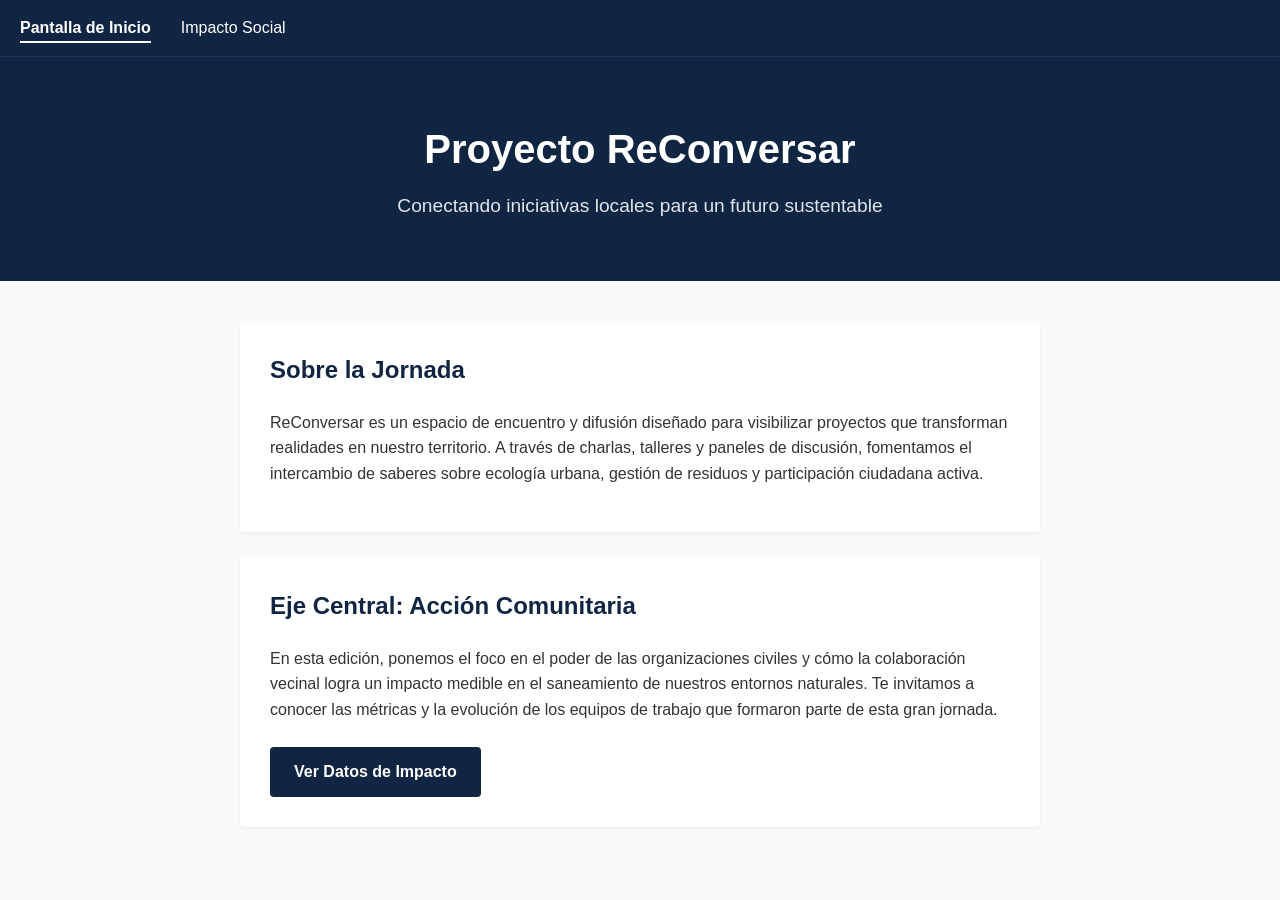
<file: index.html>
<!DOCTYPE html>
<html lang="es">
<head>
    <meta charset="UTF-8">
    <meta name="viewport" content="width=device-width, initial-scale=1.0">
    <title>Inicio - Proyecto ReConversar</title>
    <link rel="stylesheet" href="css/estilos.css">
</head>
<body>

    <nav>
        <ul>
            <li><a href="index.html" class="activo">Pantalla de Inicio</a></li>
            <li><a href="impacto.html">Impacto Social</a></li>
        </ul>
    </nav>

    <header class="hero-section">
        <h1>Proyecto ReConversar</h1>
        <p class="subtitle">Conectando iniciativas locales para un futuro sustentable</p>
    </header>

    <main class="contenedor-inicio">
        <section class="introduccion">
            <h2>Sobre la Jornada</h2>
            <p>ReConversar es un espacio de encuentro y difusión diseñado para visibilizar proyectos que transforman realidades en nuestro territorio. A través de charlas, talleres y paneles de discusión, fomentamos el intercambio de saberes sobre ecología urbana, gestión de residuos y participación ciudadana activa.</p>
        </section>

        <section class="destacado">
            <h2>Eje Central: Acción Comunitaria</h2>
            <p>En esta edición, ponemos el foco en el poder de las organizaciones civiles y cómo la colaboración vecinal logra un impacto medible en el saneamiento de nuestros entornos naturales. Te invitamos a conocer las métricas y la evolución de los equipos de trabajo que formaron parte de esta gran jornada.</p>
            <div class="cta-container">
                <a href="impacto.html" class="boton-accion">Ver Datos de Impacto</a>
            </div>
        </section>
    </main>

</body>
</html>
</file>
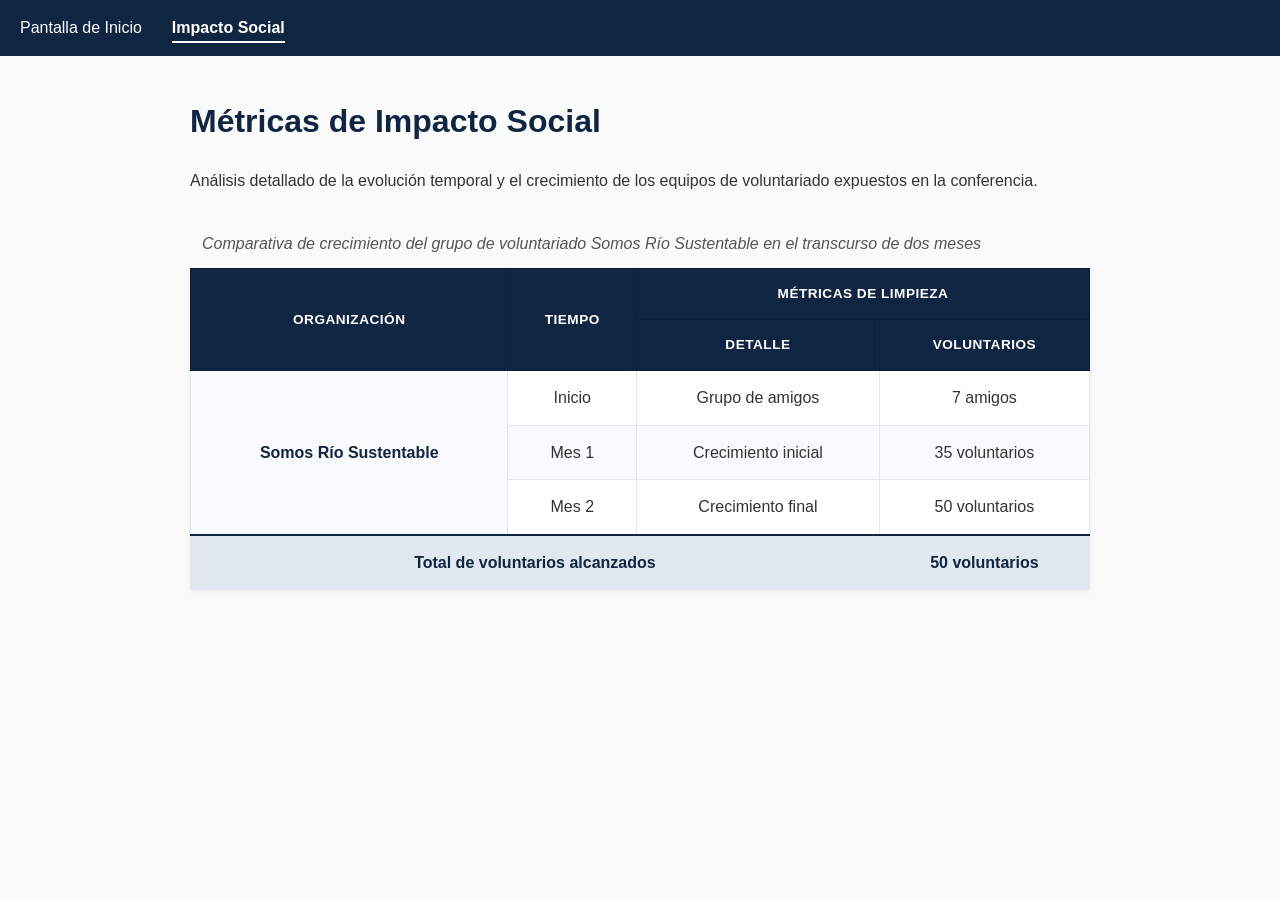
<file: impacto.html>
<!DOCTYPE html>
<html lang="es">
<head>
    <meta charset="UTF-8">
    <meta name="viewport" content="width=device-width, initial-scale=1.0">
    <title>Impacto Social - Proyecto ReConversar</title>
    <link rel="stylesheet" href="css/estilos.css">
</head>
<body>

    <nav>
        <ul>
            <li><a href="index.html">Pantalla de Inicio</a></li>
            <li><a href="impacto.html" class="activo">Impacto Social</a></li>
        </ul>
    </nav>

    <main class="contenedor-tabla">
        <h1>Métricas de Impacto Social</h1>
        <p>Análisis detallado de la evolución temporal y el crecimiento de los equipos de voluntariado expuestos en la conferencia.</p>

        <table>
            <caption>Comparativa de crecimiento del grupo de voluntariado Somos Río Sustentable en el transcurso de dos meses</caption>
            <thead>
                <tr>
                    <th rowspan="2">Organización</th>
                    <th rowspan="2">Tiempo</th>
                    <th colspan="2">Métricas de Limpieza</th>
                </tr>
                <tr>
                    <th>Detalle</th>
                    <th>Voluntarios</th>
                </tr>
            </thead>
            <tbody>
                <tr>
                    <td rowspan="3" class="columna-fija">Somos Río Sustentable</td>
                    <td>Inicio</td>
                    <td>Grupo de amigos</td>
                    <td>7 amigos</td>
                </tr>
                <tr>
                    <td>Mes 1</td>
                    <td>Crecimiento inicial</td>
                    <td>35 voluntarios</td>
                </tr>
                <tr>
                    <td>Mes 2</td>
                    <td>Crecimiento final</td>
                    <td>50 voluntarios</td>
                </tr>
            </tbody>
            <tfoot>
                <tr>
                    <td colspan="3">Total de voluntarios alcanzados</td>
                    <td>50 voluntarios</td>
                </tr>
            </tfoot>
        </table>
    </main>

</body>
</html>
</file>
<file: css/estilos.css>
/* --- Estilos Generales y Reseteo --- */
body {
    margin: 0;
    padding: 0;
    font-family: 'Segoe UI', Arial, sans-serif;
    color: #333333;
    background-color: #FAFAFA;
    line-height: 1.6;
}

/* --- Menú de Navegación Global --- */
nav {
    background-color: #102542; /* Color principal solicitado */
    padding: 15px 20px;
}

nav ul {
    list-style-type: none;
    margin: 0;
    padding: 0;
    display: flex;
    gap: 30px;
}

nav ul li a {
    color: #FFFFFF;
    text-decoration: none;
    font-size: 1rem;
    font-weight: 500;
    transition: color 0.3s ease;
}

nav ul li a:hover {
    color: #F4D35E;
}

/* Indicador de ubicación actual */
nav ul li a.activo {
    font-weight: bold;
    border-bottom: 2px solid #FFFFFF;
    padding-bottom: 5px;
}

/* --- Estilos de la Pantalla de Inicio --- */
.hero-section {
    background-color: #102542;
    color: #FFFFFF;
    text-align: center;
    padding: 60px 20px;
    border-top: 1px solid #1A365D;
}

.hero-section h1 {
    margin: 0;
    font-size: 2.5rem;
}

.hero-section .subtitle {
    margin: 10px 0 0 0;
    font-size: 1.2rem;
    color: #E0E6ED;
}

.contenedor-inicio {
    max-width: 800px;
    margin: 40px auto;
    padding: 0 20px;
}

.introduccion, .destacado {
    background-color: #FFFFFF;
    padding: 30px;
    margin-bottom: 25px;
    border-radius: 4px;
    box-shadow: 0 2px 4px rgba(0,0,0,0.05);
}

.introduccion h2, .destacado h2 {
    color: #102542;
    margin-top: 0;
}

.cta-container {
    margin-top: 25px;
}

.boton-accion {
    display: inline-block;
    background-color: #102542;
    color: #FFFFFF;
    text-decoration: none;
    padding: 12px 24px;
    border-radius: 4px;
    font-weight: bold;
    transition: background-color 0.3s ease;
}

.boton-accion:hover {
    background-color: #1A365D;
}

/* --- Estilos de la Sección Tabla --- */
.contenedor-tabla {
    max-width: 900px;
    margin: 40px auto;
    padding: 0 20px;
}

.contenedor-tabla h1 {
    color: #102542;
}

table {
    width: 100%;
    border-collapse: collapse;
    margin-top: 25px;
    background-color: #FFFFFF;
    box-shadow: 0 2px 4px rgba(0,0,0,0.05);
}

caption {
    padding: 12px;
    font-style: italic;
    text-align: left;
    color: #555555;
}

/* Aplicación del color requerido en el encabezado */
th {
    background-color: #102542;
    color: #FFFFFF;
    font-weight: bold;
    text-transform: uppercase;
    font-size: 0.85rem;
    letter-spacing: 0.5px;
    border: 1px solid #0D1F38;
}

th, td {
    padding: 14px;
    text-align: center;
}

td {
    border: 1px solid #E2E8F0;
}

/* Estilo para destacar la celda con rowspan */
.columna-fija {
    font-weight: bold;
    background-color: #F8FAFC;
    color: #102542;
}

/* Efecto Cebra alternando filas de datos */
tbody tr:nth-child(even) {
    background-color: #F8FAFC;
}

/* Resaltado interactivo al pasar el mouse */
tbody tr:hover {
    background-color: #EDF2F7;
}

/* Estilo de cierre de tabla */
tfoot {
    font-weight: bold;
    background-color: #E2E8F0;
    color: #102542;
}

tfoot td {
    border-top: 2px solid #102542;
}
</file>
